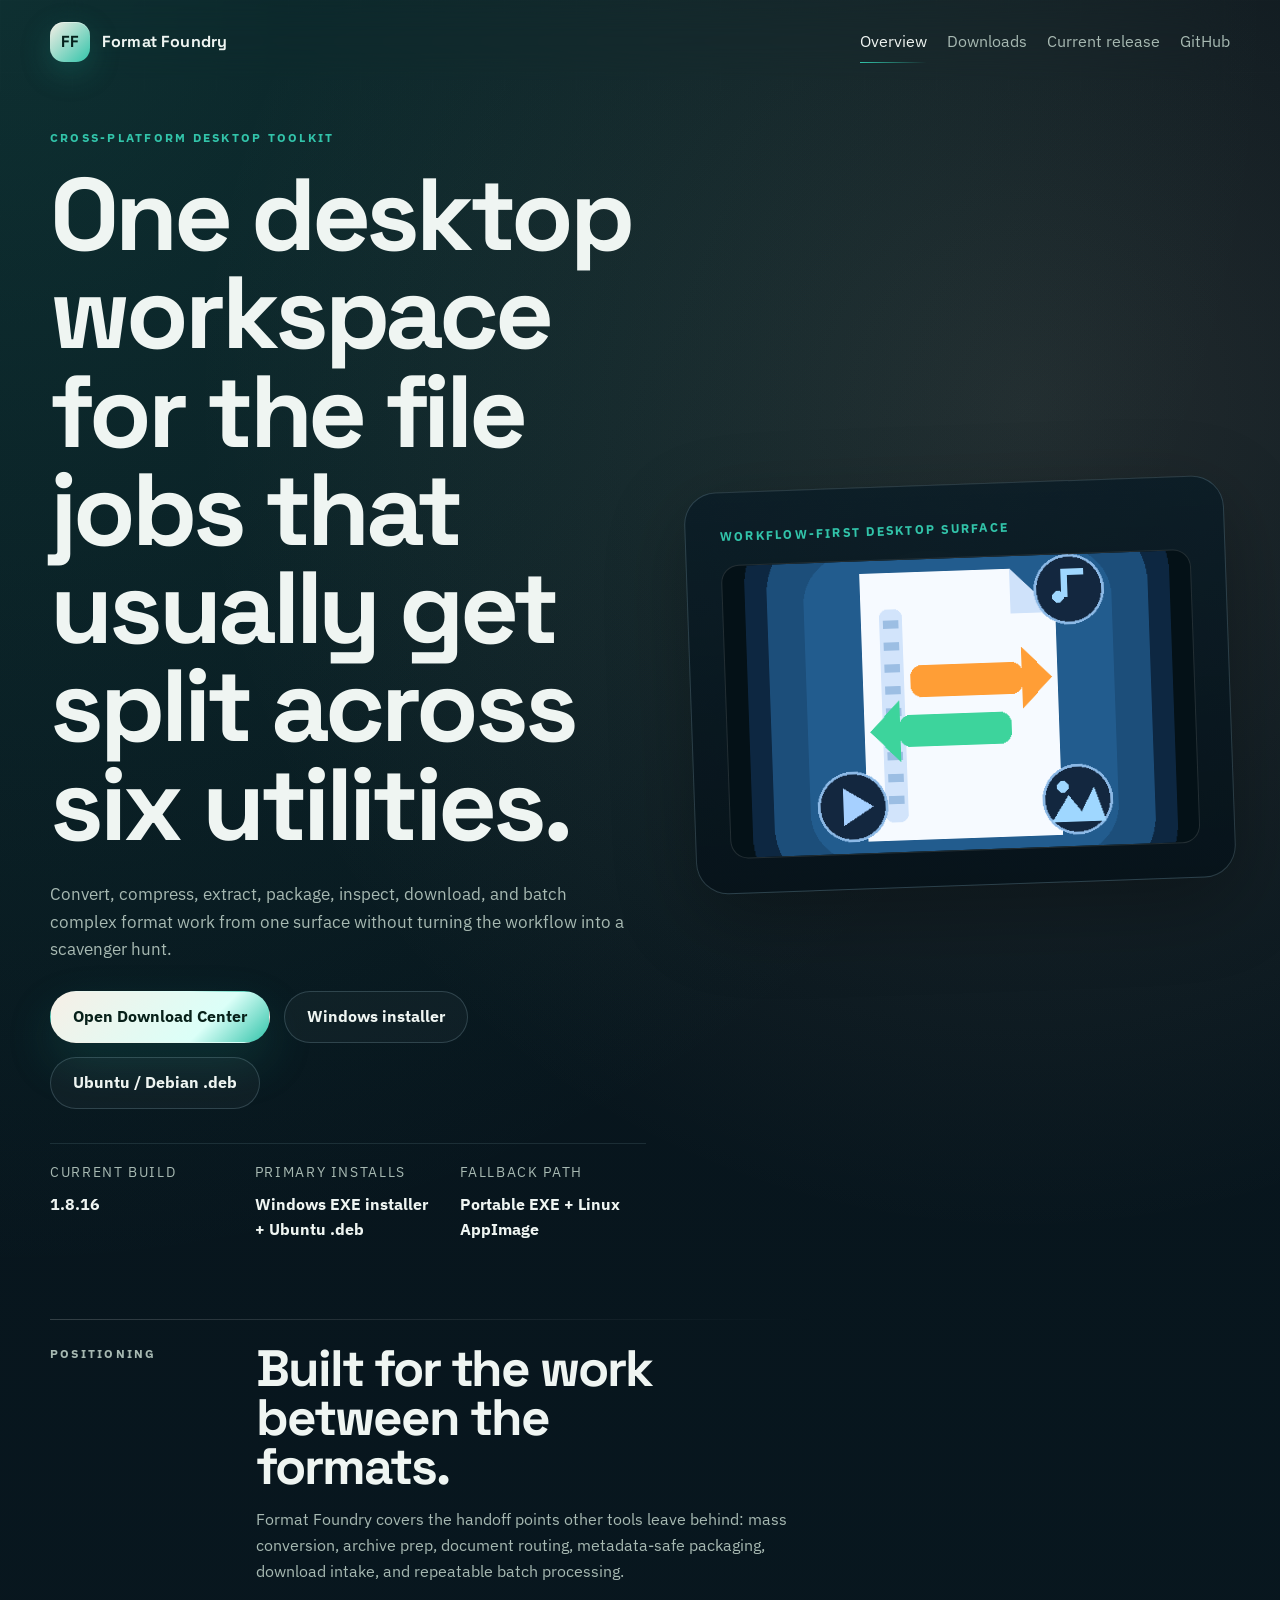
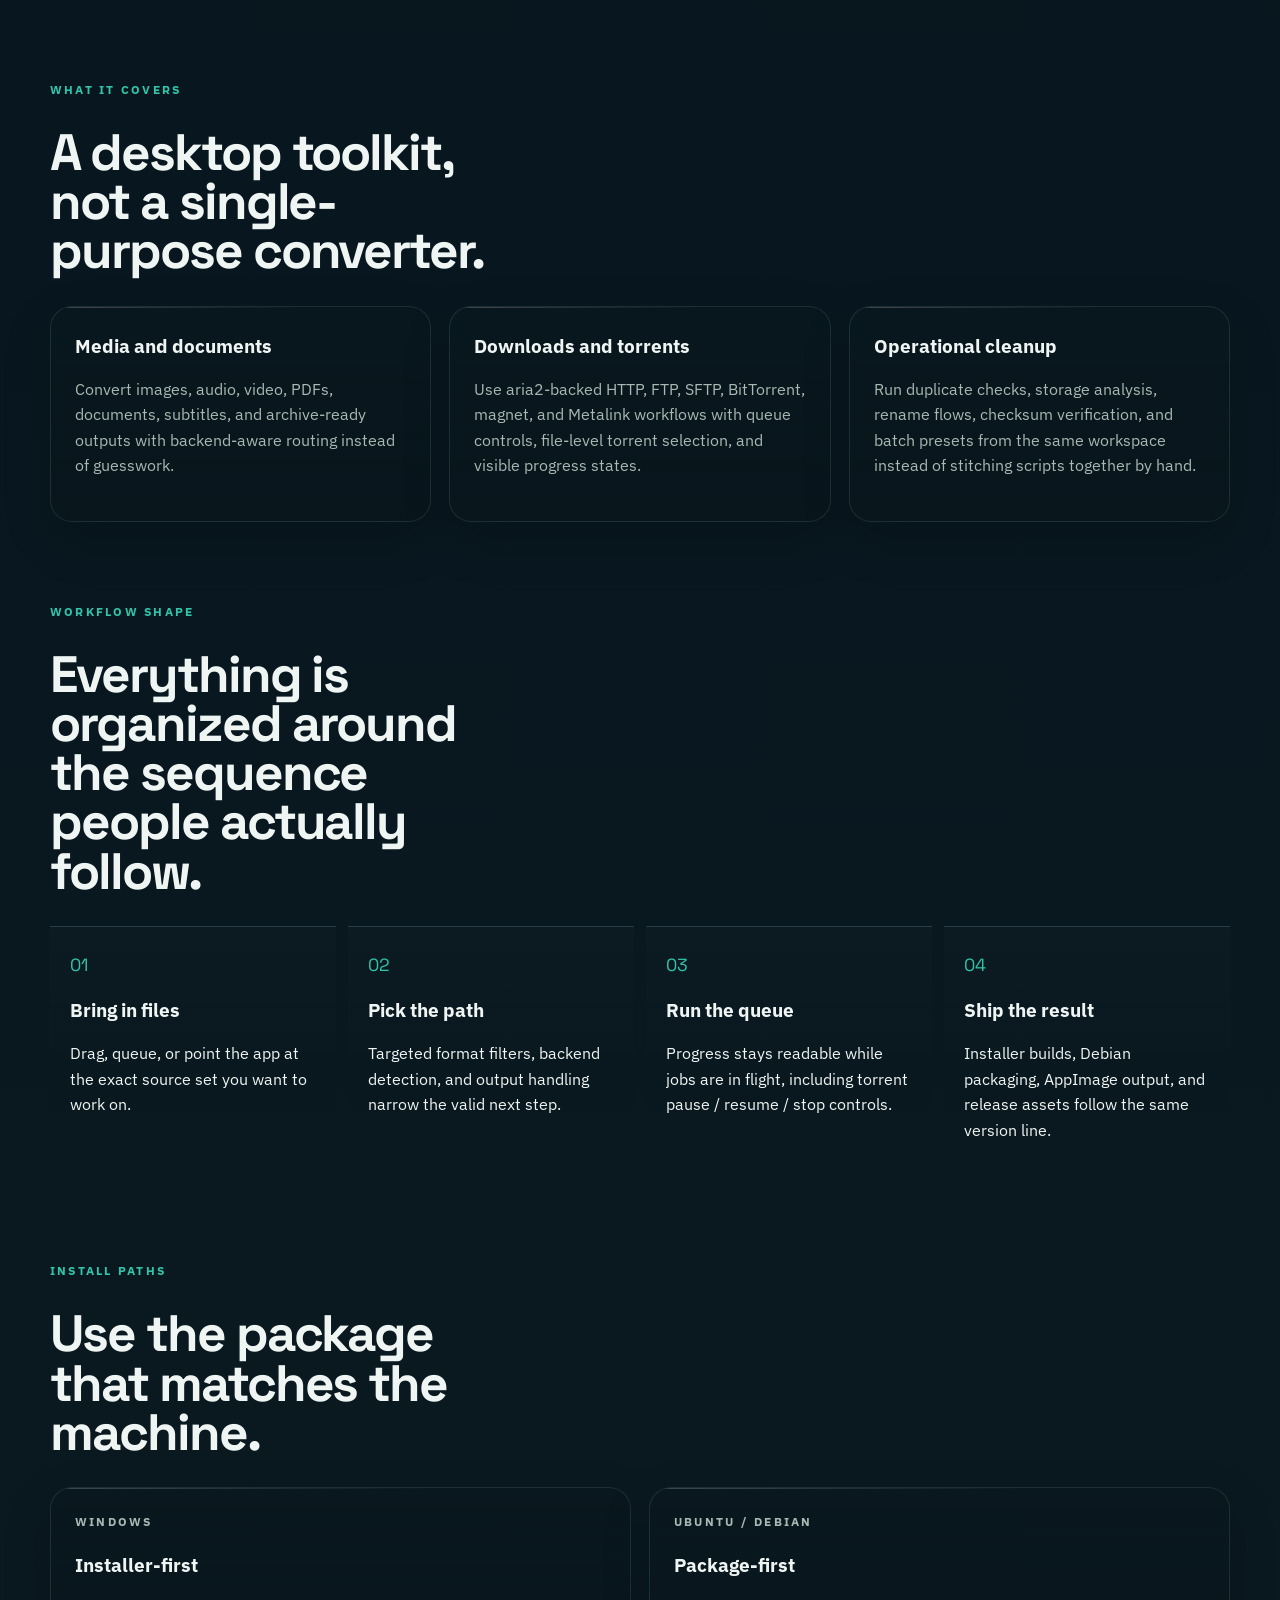
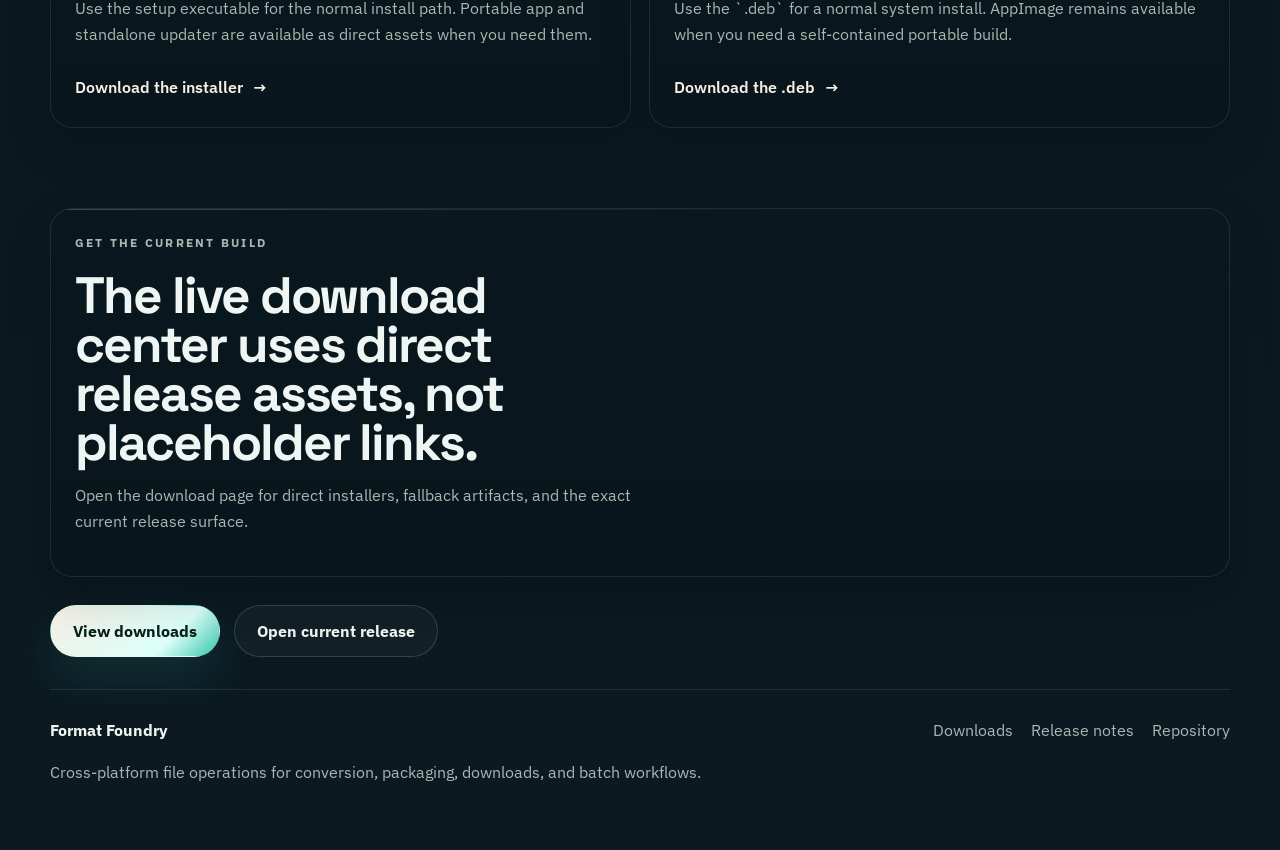
<file: docs/index.html>
﻿<!DOCTYPE html>
<html lang="en">
<head>
  <meta charset="utf-8">
  <meta name="viewport" content="width=device-width, initial-scale=1">
  <title>Format Foundry | Cross-platform desktop toolkit</title>
  <meta name="description" content="Format Foundry is a cross-platform desktop toolkit for conversion, compression, extraction, downloads, archives, storage analysis, and repeatable batch workflows.">
  <link rel="icon" href="site-assets/format-foundry.ico" sizes="any">
  <link rel="preconnect" href="https://fonts.googleapis.com">
  <link rel="preconnect" href="https://fonts.gstatic.com" crossorigin>
  <link href="https://fonts.googleapis.com/css2?family=IBM+Plex+Sans:wght@400;500;600;700&family=Space+Grotesk:wght@500;700&display=swap" rel="stylesheet">
  <link rel="stylesheet" href="site.css">
  <script defer src="site.js"></script>
</head>
<body class="page-home">
  <div class="site-chrome"></div>
  <header class="topbar">
    <a class="wordmark" href="index.html" aria-label="Format Foundry home">
      <span class="wordmark-mark">FF</span>
      <span class="wordmark-text">Format Foundry</span>
    </a>
    <nav class="nav-links" aria-label="Primary">
      <a href="index.html" aria-current="page">Overview</a>
      <a href="downloads.html">Downloads</a>
      <a data-link="releasePage" href="#" target="_blank" rel="noreferrer">Current release</a>
      <a data-link="repo" href="#" target="_blank" rel="noreferrer">GitHub</a>
    </nav>
  </header>

  <main>
    <section class="hero hero-home">
      <div class="hero-copy reveal reveal-fast">
        <p class="eyebrow">Cross-platform desktop toolkit</p>
        <h1>One desktop workspace for the file jobs that usually get split across six utilities.</h1>
        <p class="lede">Convert, compress, extract, package, inspect, download, and batch complex format work from one surface without turning the workflow into a scavenger hunt.</p>
        <div class="cta-row">
          <a class="button button-primary" href="downloads.html">Open Download Center</a>
          <a class="button button-secondary" data-link="windowsInstaller" href="#">Windows installer</a>
          <a class="button button-secondary" data-link="linuxDeb" href="#">Ubuntu / Debian .deb</a>
        </div>
        <dl class="hero-meta">
          <div>
            <dt>Current build</dt>
            <dd data-version>1.8.16</dd>
          </div>
          <div>
            <dt>Primary installs</dt>
            <dd>Windows EXE installer + Ubuntu .deb</dd>
          </div>
          <div>
            <dt>Fallback path</dt>
            <dd>Portable EXE + Linux AppImage</dd>
          </div>
        </dl>
      </div>
      <div class="hero-visual reveal">
        <div class="visual-aurora"></div>
        <div class="device-stage">
          <div class="device-caption">Workflow-first desktop surface</div>
          <div class="device-frame">
            <img src="site-assets/format-foundry-preview.png" alt="Format Foundry interface preview">
          </div>
        </div>
      </div>
    </section>

    <section class="section section-statement reveal">
      <div class="section-rule"></div>
      <div class="statement-grid">
        <p class="section-label">Positioning</p>
        <div>
          <h2>Built for the work between the formats.</h2>
          <p>Format Foundry covers the handoff points other tools leave behind: mass conversion, archive prep, document routing, metadata-safe packaging, download intake, and repeatable batch processing.</p>
        </div>
      </div>
    </section>

    <section class="section section-columns">
      <div class="section-head reveal">
        <p class="section-label">What it covers</p>
        <h2>A desktop toolkit, not a single-purpose converter.</h2>
      </div>
      <div class="feature-columns">
        <article class="feature-strip reveal">
          <h3>Media and documents</h3>
          <p>Convert images, audio, video, PDFs, documents, subtitles, and archive-ready outputs with backend-aware routing instead of guesswork.</p>
        </article>
        <article class="feature-strip reveal">
          <h3>Downloads and torrents</h3>
          <p>Use aria2-backed HTTP, FTP, SFTP, BitTorrent, magnet, and Metalink workflows with queue controls, file-level torrent selection, and visible progress states.</p>
        </article>
        <article class="feature-strip reveal">
          <h3>Operational cleanup</h3>
          <p>Run duplicate checks, storage analysis, rename flows, checksum verification, and batch presets from the same workspace instead of stitching scripts together by hand.</p>
        </article>
      </div>
    </section>

    <section class="section section-workflow">
      <div class="section-head reveal">
        <p class="section-label">Workflow shape</p>
        <h2>Everything is organized around the sequence people actually follow.</h2>
      </div>
      <ol class="workflow-rail">
        <li class="reveal"><span>01</span><strong>Bring in files</strong><p>Drag, queue, or point the app at the exact source set you want to work on.</p></li>
        <li class="reveal"><span>02</span><strong>Pick the path</strong><p>Targeted format filters, backend detection, and output handling narrow the valid next step.</p></li>
        <li class="reveal"><span>03</span><strong>Run the queue</strong><p>Progress stays readable while jobs are in flight, including torrent pause / resume / stop controls.</p></li>
        <li class="reveal"><span>04</span><strong>Ship the result</strong><p>Installer builds, Debian packaging, AppImage output, and release assets follow the same version line.</p></li>
      </ol>
    </section>

    <section class="section section-platforms">
      <div class="section-head reveal">
        <p class="section-label">Install paths</p>
        <h2>Use the package that matches the machine.</h2>
      </div>
      <div class="platform-panels">
        <article class="platform-panel reveal">
          <p class="platform-kicker">Windows</p>
          <h3>Installer-first</h3>
          <p>Use the setup executable for the normal install path. Portable app and standalone updater are available as direct assets when you need them.</p>
          <a class="text-link" data-link="windowsInstaller" href="#">Download the installer</a>
        </article>
        <article class="platform-panel reveal">
          <p class="platform-kicker">Ubuntu / Debian</p>
          <h3>Package-first</h3>
          <p>Use the `.deb` for a normal system install. AppImage remains available when you need a self-contained portable build.</p>
          <a class="text-link" data-link="linuxDeb" href="#">Download the .deb</a>
        </article>
      </div>
    </section>

    <section class="section section-final reveal">
      <div class="final-copy">
        <p class="section-label">Get the current build</p>
        <h2>The live download center uses direct release assets, not placeholder links.</h2>
        <p>Open the download page for direct installers, fallback artifacts, and the exact current release surface.</p>
      </div>
      <div class="cta-row">
        <a class="button button-primary" href="downloads.html">View downloads</a>
        <a class="button button-secondary" data-link="releasePage" href="#" target="_blank" rel="noreferrer">Open current release</a>
      </div>
    </section>
  </main>

  <footer class="site-footer">
    <div>
      <strong>Format Foundry</strong>
      <p>Cross-platform file operations for conversion, packaging, downloads, and batch workflows.</p>
    </div>
    <div class="footer-links">
      <a href="downloads.html">Downloads</a>
      <a data-link="releasePage" href="#" target="_blank" rel="noreferrer">Release notes</a>
      <a data-link="repo" href="#" target="_blank" rel="noreferrer">Repository</a>
    </div>
  </footer>
</body>
</html>
</file>
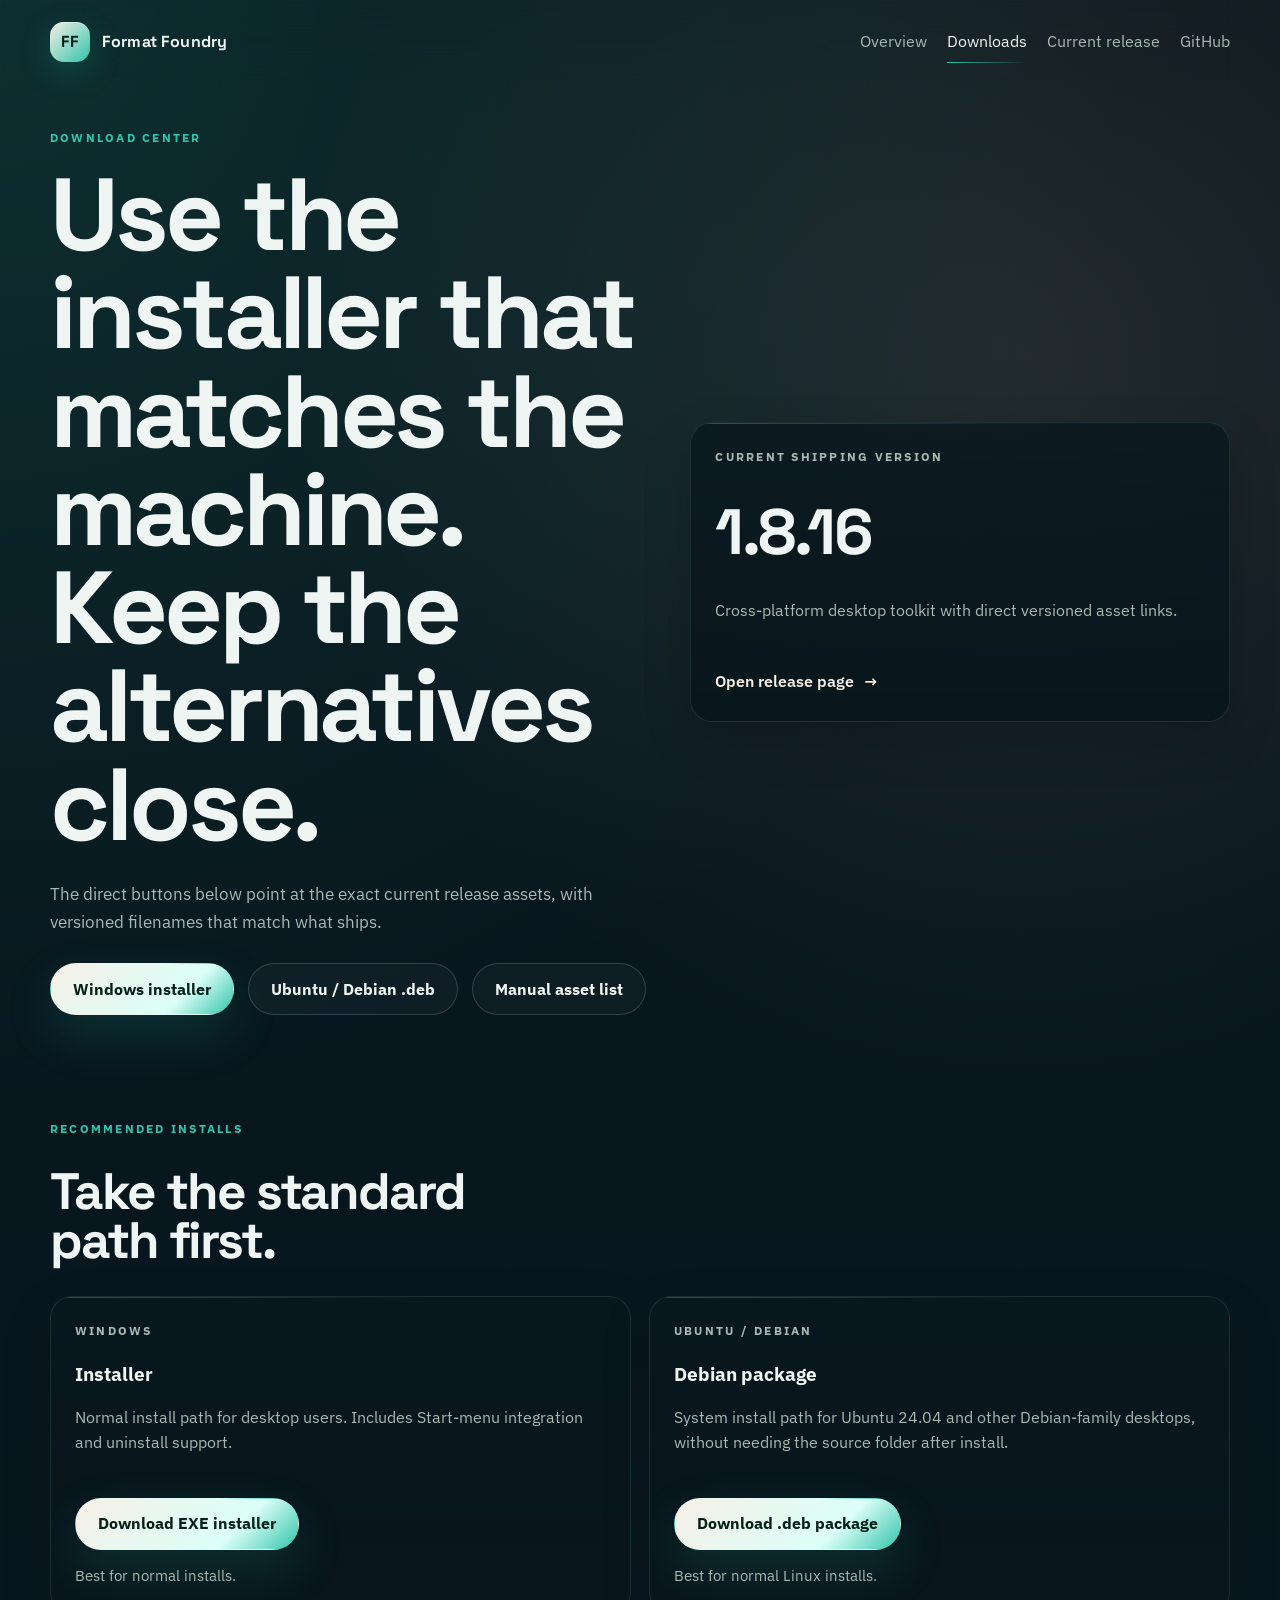
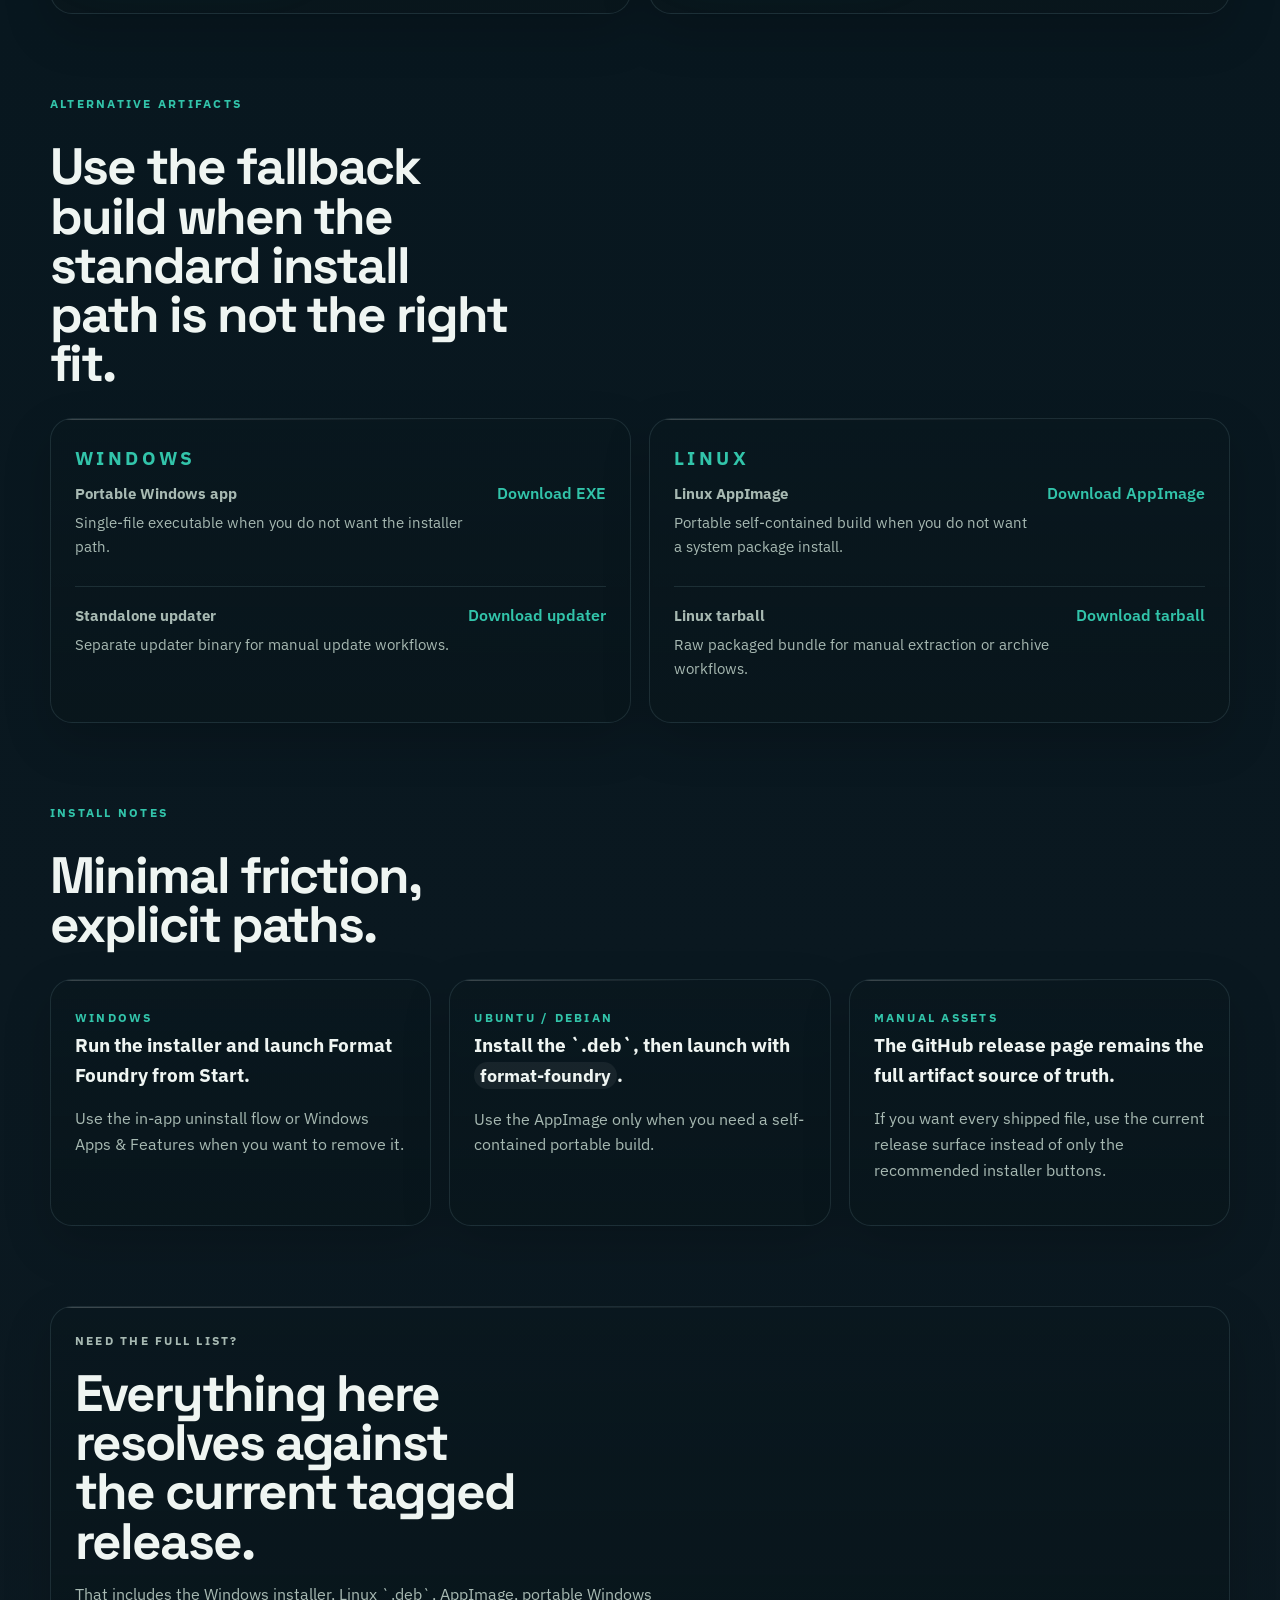
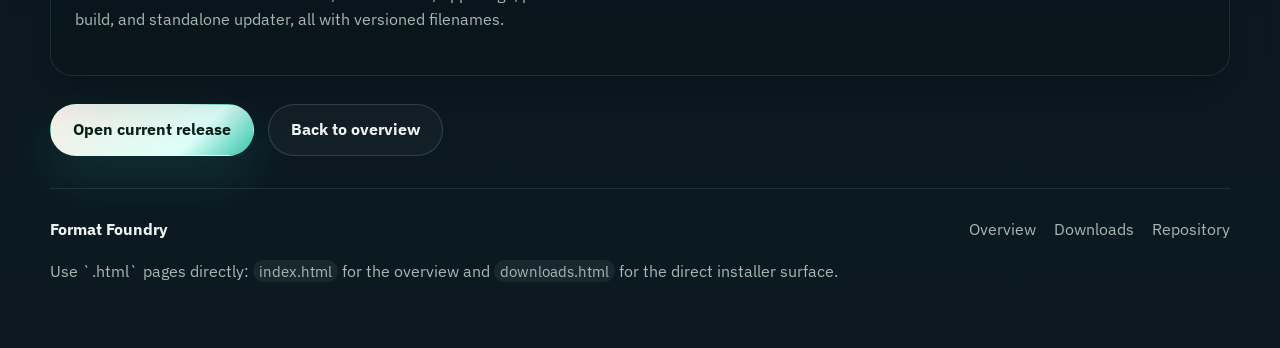
<file: docs/downloads.html>
﻿<!DOCTYPE html>
<html lang="en">
<head>
  <meta charset="utf-8">
  <meta name="viewport" content="width=device-width, initial-scale=1">
  <title>Format Foundry Download Center</title>
  <meta name="description" content="Direct download center for Format Foundry Windows and Linux installers, portable builds, and release artifacts.">
  <link rel="icon" href="site-assets/format-foundry.ico" sizes="any">
  <link rel="preconnect" href="https://fonts.googleapis.com">
  <link rel="preconnect" href="https://fonts.gstatic.com" crossorigin>
  <link href="https://fonts.googleapis.com/css2?family=IBM+Plex+Sans:wght@400;500;600;700&family=Space+Grotesk:wght@500;700&display=swap" rel="stylesheet">
  <link rel="stylesheet" href="site.css">
  <script defer src="site.js"></script>
</head>
<body class="page-downloads">
  <div class="site-chrome"></div>
  <header class="topbar">
    <a class="wordmark" href="index.html" aria-label="Format Foundry home">
      <span class="wordmark-mark">FF</span>
      <span class="wordmark-text">Format Foundry</span>
    </a>
    <nav class="nav-links" aria-label="Primary">
      <a href="index.html">Overview</a>
      <a href="downloads.html" aria-current="page">Downloads</a>
      <a data-link="releasePage" href="#" target="_blank" rel="noreferrer">Current release</a>
      <a data-link="repo" href="#" target="_blank" rel="noreferrer">GitHub</a>
    </nav>
  </header>

  <main>
    <section class="hero hero-downloads">
      <div class="hero-copy reveal reveal-fast">
        <p class="eyebrow">Download center</p>
        <h1>Use the installer that matches the machine. Keep the alternatives close.</h1>
        <p class="lede">The direct buttons below point at the exact current release assets, with versioned filenames that match what ships.</p>
        <div class="cta-row">
          <a class="button button-primary" data-link="windowsInstaller" href="#">Windows installer</a>
          <a class="button button-secondary" data-link="linuxDeb" href="#">Ubuntu / Debian .deb</a>
          <a class="button button-secondary" data-link="releasePage" href="#" target="_blank" rel="noreferrer">Manual asset list</a>
        </div>
      </div>
      <div class="release-panel reveal">
        <p class="release-panel-label">Current shipping version</p>
        <h2 data-version>1.8.16</h2>
        <p>Cross-platform desktop toolkit with direct versioned asset links.</p>
        <a class="text-link" data-link="releasePage" href="#" target="_blank" rel="noreferrer">Open release page</a>
      </div>
    </section>

    <section class="section section-download-grid">
      <div class="section-head reveal">
        <p class="section-label">Recommended installs</p>
        <h2>Take the standard path first.</h2>
      </div>
      <div class="download-grid">
        <article class="download-panel reveal">
          <div>
            <p class="platform-kicker">Windows</p>
            <h3>Installer</h3>
            <p>Normal install path for desktop users. Includes Start-menu integration and uninstall support.</p>
          </div>
          <div class="download-actions">
            <a class="button button-primary" data-link="windowsInstaller" href="#">Download EXE installer</a>
            <p class="download-note">Best for normal installs.</p>
          </div>
        </article>
        <article class="download-panel reveal">
          <div>
            <p class="platform-kicker">Ubuntu / Debian</p>
            <h3>Debian package</h3>
            <p>System install path for Ubuntu 24.04 and other Debian-family desktops, without needing the source folder after install.</p>
          </div>
          <div class="download-actions">
            <a class="button button-primary" data-link="linuxDeb" href="#">Download .deb package</a>
            <p class="download-note">Best for normal Linux installs.</p>
          </div>
        </article>
      </div>
    </section>

    <section class="section section-alt-assets">
      <div class="section-head reveal">
        <p class="section-label">Alternative artifacts</p>
        <h2>Use the fallback build when the standard install path is not the right fit.</h2>
      </div>
      <div class="asset-columns">
        <div class="asset-column reveal">
          <p class="column-title">Windows</p>
          <div class="asset-list" data-render-list="windowsAlt"></div>
        </div>
        <div class="asset-column reveal">
          <p class="column-title">Linux</p>
          <div class="asset-list" data-render-list="linuxAlt"></div>
        </div>
      </div>
    </section>

    <section class="section section-install-steps">
      <div class="section-head reveal">
        <p class="section-label">Install notes</p>
        <h2>Minimal friction, explicit paths.</h2>
      </div>
      <div class="steps-grid">
        <article class="step-block reveal">
          <span>Windows</span>
          <strong>Run the installer and launch Format Foundry from Start.</strong>
          <p>Use the in-app uninstall flow or Windows Apps &amp; Features when you want to remove it.</p>
        </article>
        <article class="step-block reveal">
          <span>Ubuntu / Debian</span>
          <strong>Install the `.deb`, then launch with <code>format-foundry</code>.</strong>
          <p>Use the AppImage only when you need a self-contained portable build.</p>
        </article>
        <article class="step-block reveal">
          <span>Manual assets</span>
          <strong>The GitHub release page remains the full artifact source of truth.</strong>
          <p>If you want every shipped file, use the current release surface instead of only the recommended installer buttons.</p>
        </article>
      </div>
    </section>

    <section class="section section-final reveal">
      <div class="final-copy">
        <p class="section-label">Need the full list?</p>
        <h2>Everything here resolves against the current tagged release.</h2>
        <p>That includes the Windows installer, Linux `.deb`, AppImage, portable Windows build, and standalone updater, all with versioned filenames.</p>
      </div>
      <div class="cta-row">
        <a class="button button-primary" data-link="releasePage" href="#" target="_blank" rel="noreferrer">Open current release</a>
        <a class="button button-secondary" href="index.html">Back to overview</a>
      </div>
    </section>
  </main>

  <footer class="site-footer">
    <div>
      <strong>Format Foundry</strong>
      <p>Use `.html` pages directly: <code>index.html</code> for the overview and <code>downloads.html</code> for the direct installer surface.</p>
    </div>
    <div class="footer-links">
      <a href="index.html">Overview</a>
      <a href="downloads.html">Downloads</a>
      <a data-link="repo" href="#" target="_blank" rel="noreferrer">Repository</a>
    </div>
  </footer>
</body>
</html>
</file>
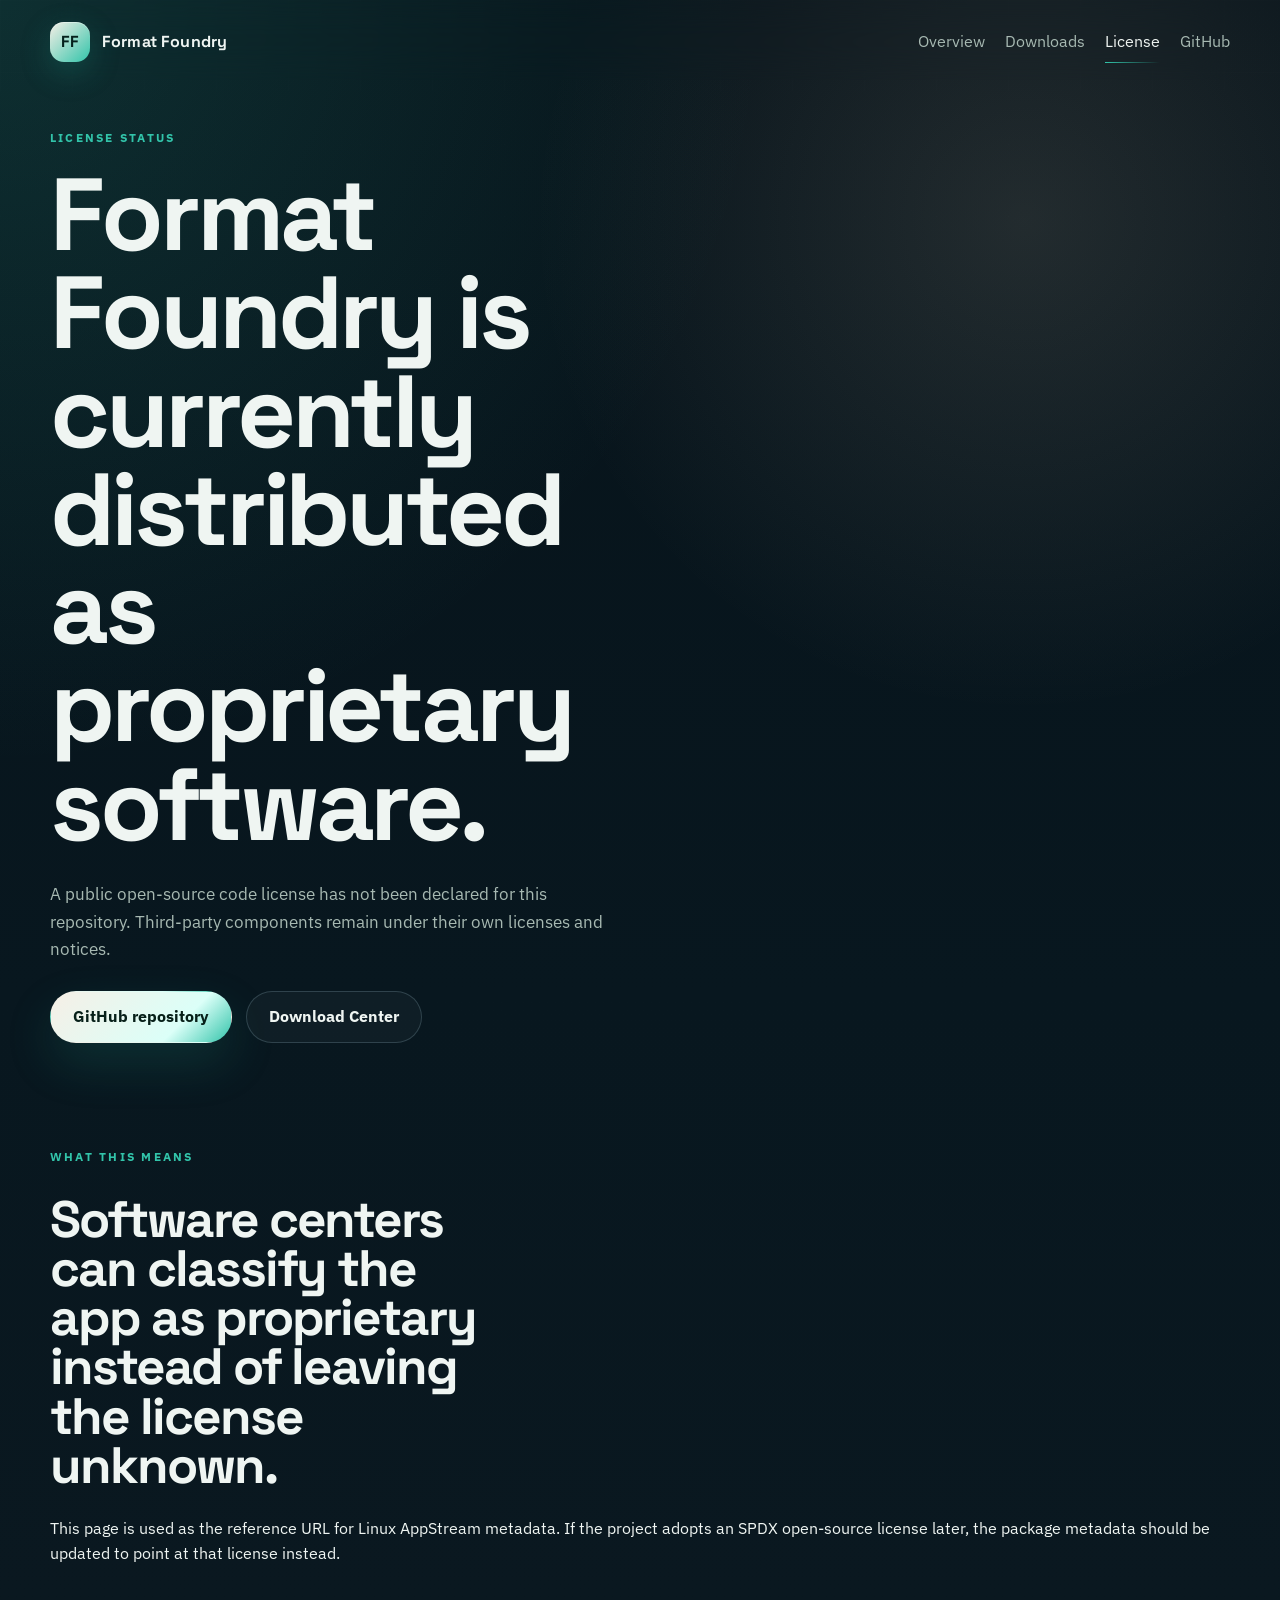
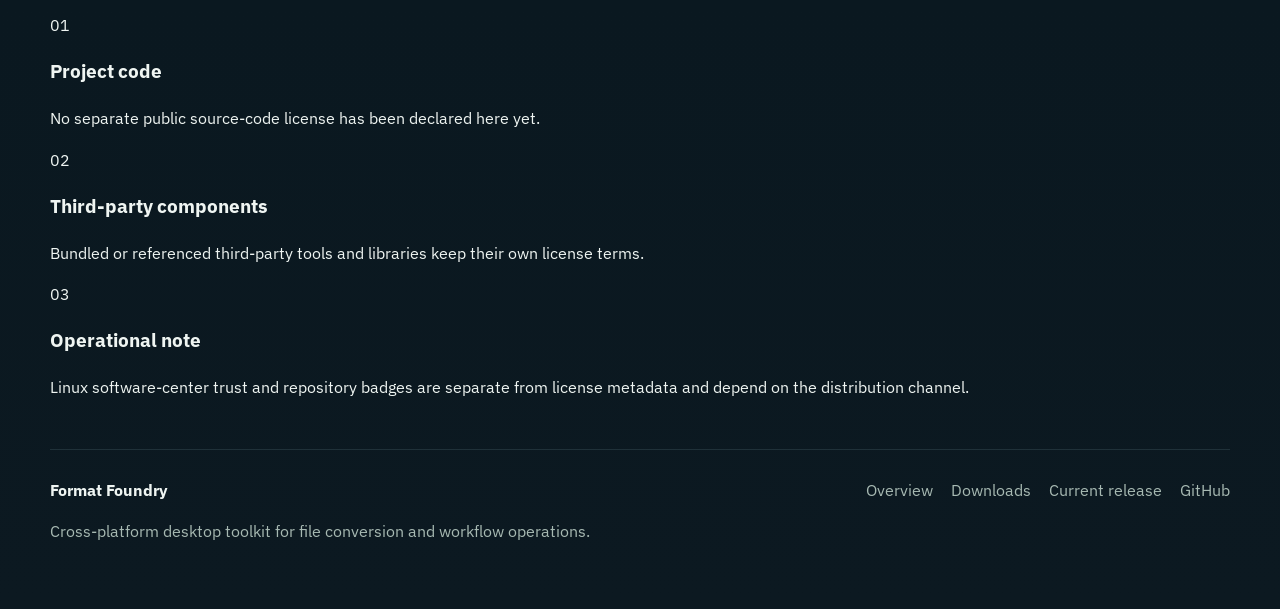
<file: docs/license.html>
﻿<!DOCTYPE html>
<html lang="en">
<head>
  <meta charset="utf-8">
  <meta name="viewport" content="width=device-width, initial-scale=1">
  <title>Format Foundry | License Status</title>
  <meta name="description" content="License status and distribution note for Format Foundry.">
  <link rel="icon" href="site-assets/format-foundry.ico" sizes="any">
  <link rel="preconnect" href="https://fonts.googleapis.com">
  <link rel="preconnect" href="https://fonts.gstatic.com" crossorigin>
  <link href="https://fonts.googleapis.com/css2?family=IBM+Plex+Sans:wght@400;500;600;700&family=Space+Grotesk:wght@500;700&display=swap" rel="stylesheet">
  <link rel="stylesheet" href="site.css">
  <script defer src="site.js"></script>
</head>
<body>
  <div class="site-chrome"></div>
  <header class="topbar">
    <a class="wordmark" href="index.html" aria-label="Format Foundry home">
      <span class="wordmark-mark">FF</span>
      <span class="wordmark-text">Format Foundry</span>
    </a>
    <nav class="nav-links" aria-label="Primary">
      <a href="index.html">Overview</a>
      <a href="downloads.html">Downloads</a>
      <a href="license.html" aria-current="page">License</a>
      <a data-link="repo" href="#" target="_blank" rel="noreferrer">GitHub</a>
    </nav>
  </header>

  <main>
    <section class="hero" style="padding-top: 48px;">
      <div class="hero-copy reveal reveal-fast">
        <p class="eyebrow">License status</p>
        <h1>Format Foundry is currently distributed as proprietary software.</h1>
        <p class="lede">A public open-source code license has not been declared for this repository. Third-party components remain under their own licenses and notices.</p>
        <div class="cta-row">
          <a class="button button-primary" data-link="repo" href="#" target="_blank" rel="noreferrer">GitHub repository</a>
          <a class="button button-secondary" href="downloads.html">Download Center</a>
        </div>
      </div>
    </section>

    <section class="section section-columns">
      <div class="section-head reveal">
        <p class="section-label">What this means</p>
        <h2>Software centers can classify the app as proprietary instead of leaving the license unknown.</h2>
        <p>This page is used as the reference URL for Linux AppStream metadata. If the project adopts an SPDX open-source license later, the package metadata should be updated to point at that license instead.</p>
      </div>
      <div class="feature-grid">
        <article class="feature-card reveal">
          <p class="feature-index">01</p>
          <h3>Project code</h3>
          <p>No separate public source-code license has been declared here yet.</p>
        </article>
        <article class="feature-card reveal">
          <p class="feature-index">02</p>
          <h3>Third-party components</h3>
          <p>Bundled or referenced third-party tools and libraries keep their own license terms.</p>
        </article>
        <article class="feature-card reveal">
          <p class="feature-index">03</p>
          <h3>Operational note</h3>
          <p>Linux software-center trust and repository badges are separate from license metadata and depend on the distribution channel.</p>
        </article>
      </div>
    </section>
  </main>

  <footer class="site-footer">
    <div>
      <strong>Format Foundry</strong>
      <p>Cross-platform desktop toolkit for file conversion and workflow operations.</p>
    </div>
    <div class="footer-links">
      <a href="index.html">Overview</a>
      <a href="downloads.html">Downloads</a>
      <a data-link="releasePage" href="#" target="_blank" rel="noreferrer">Current release</a>
      <a data-link="repo" href="#" target="_blank" rel="noreferrer">GitHub</a>
    </div>
  </footer>
</body>
</html>
</file>
<file: docs/site.css>
:root {
  --bg: #07131a;
  --bg-alt: #0b1b23;
  --surface: rgba(11, 27, 35, 0.7);
  --surface-strong: rgba(13, 31, 40, 0.92);
  --line: rgba(173, 216, 230, 0.12);
  --line-strong: rgba(173, 216, 230, 0.2);
  --text: #eff5f2;
  --muted: #a7b9b2;
  --accent: #1fa58e;
  --accent-strong: #32c4aa;
  --sand: #f6efe6;
  --shadow: 0 24px 80px rgba(0, 0, 0, 0.28);
  --radius-xl: 32px;
  --radius-lg: 22px;
  --content: min(1180px, calc(100vw - 48px));
  --transition: 220ms cubic-bezier(.22,.61,.36,1);
}

* { box-sizing: border-box; }
html { scroll-behavior: smooth; }
body {
  margin: 0;
  background:
    radial-gradient(circle at top left, rgba(50, 196, 170, 0.16), transparent 30%),
    radial-gradient(circle at 80% 10%, rgba(233, 214, 188, 0.12), transparent 22%),
    linear-gradient(180deg, #07131a 0%, #08171f 45%, #0c1921 100%);
  color: var(--text);
  font: 400 16px/1.6 "IBM Plex Sans", "Segoe UI", sans-serif;
}

a { color: inherit; text-decoration: none; }
img { display: block; max-width: 100%; }
code {
  font-family: "IBM Plex Sans", "Segoe UI", sans-serif;
  font-size: 0.94em;
  padding: 0.12rem 0.38rem;
  border-radius: 999px;
  background: rgba(255,255,255,0.06);
}

.site-chrome {
  position: fixed;
  inset: 0;
  pointer-events: none;
  background-image:
    linear-gradient(rgba(255,255,255,0.035) 1px, transparent 1px),
    linear-gradient(90deg, rgba(255,255,255,0.035) 1px, transparent 1px);
  background-size: 72px 72px;
  mask-image: linear-gradient(180deg, rgba(0,0,0,0.45), transparent 75%);
  opacity: 0.55;
}

.topbar,
.site-footer,
.hero,
.section {
  width: var(--content);
  margin: 0 auto;
}

.topbar {
  position: sticky;
  top: 0;
  z-index: 40;
  display: flex;
  align-items: center;
  justify-content: space-between;
  gap: 24px;
  padding: 22px 0 18px;
  backdrop-filter: blur(18px);
}

.wordmark {
  display: inline-flex;
  align-items: center;
  gap: 12px;
  font-family: "Space Grotesk", "IBM Plex Sans", sans-serif;
  font-weight: 700;
  letter-spacing: 0.01em;
}

.wordmark-mark {
  display: grid;
  place-items: center;
  width: 40px;
  height: 40px;
  border-radius: 14px;
  color: #05211c;
  background: linear-gradient(135deg, var(--sand), var(--accent-strong));
  box-shadow: inset 0 1px 0 rgba(255,255,255,0.38), 0 10px 30px rgba(31, 165, 142, 0.25);
}

.nav-links {
  display: flex;
  align-items: center;
  gap: 20px;
}

.nav-links a {
  position: relative;
  color: var(--muted);
  transition: color var(--transition);
}

.nav-links a::after {
  content: "";
  position: absolute;
  left: 0;
  right: 0;
  bottom: -8px;
  height: 1px;
  background: linear-gradient(90deg, var(--accent-strong), transparent);
  transform: scaleX(0);
  transform-origin: left;
  transition: transform var(--transition);
}

.nav-links a:hover,
.nav-links a[aria-current="page"] {
  color: var(--text);
}

.nav-links a:hover::after,
.nav-links a[aria-current="page"]::after {
  transform: scaleX(1);
}

.hero {
  display: grid;
  grid-template-columns: minmax(0, 1.05fr) minmax(340px, 0.95fr);
  gap: 44px;
  min-height: calc(100svh - 104px);
  align-items: center;
  padding: 48px 0 56px;
}

.hero-copy {
  max-width: 640px;
}

.eyebrow,
.section-label,
.platform-kicker,
.release-panel-label,
.column-title,
.step-block span,
.device-caption {
  margin: 0 0 18px;
  color: var(--accent-strong);
  text-transform: uppercase;
  letter-spacing: 0.18em;
  font-size: 0.78rem;
  font-weight: 700;
}

.hero h1,
.section h2,
.release-panel h2,
.not-found-shell h1 {
  margin: 0;
  font-family: "Space Grotesk", "IBM Plex Sans", sans-serif;
  font-weight: 700;
  line-height: 0.96;
  letter-spacing: -0.04em;
}

.hero h1 { font-size: clamp(3.6rem, 8vw, 7rem); max-width: 10ch; }
.section h2 { font-size: clamp(2rem, 4vw, 3.4rem); max-width: 14ch; }
.release-panel h2 { font-size: clamp(2.6rem, 5vw, 4rem); }
.not-found-shell h1 { font-size: clamp(2.4rem, 6vw, 4.8rem); max-width: 11ch; }

.lede,
.statement-grid p,
.feature-strip p,
.platform-panel p,
.download-panel p,
.step-block p,
.release-panel p,
.final-copy p {
  color: var(--muted);
  max-width: 58ch;
}

.hero .lede { font-size: 1.08rem; margin: 26px 0 0; }

.cta-row {
  display: flex;
  flex-wrap: wrap;
  gap: 14px;
  margin-top: 28px;
}

.button {
  display: inline-flex;
  align-items: center;
  justify-content: center;
  min-height: 52px;
  padding: 0 22px;
  border-radius: 999px;
  border: 1px solid transparent;
  font-weight: 700;
  transition: transform var(--transition), border-color var(--transition), background var(--transition), color var(--transition);
}

.button:hover { transform: translateY(-2px); }

.button-primary {
  color: #072019;
  background: linear-gradient(135deg, var(--sand), #dbfff8 70%, var(--accent-strong));
  box-shadow: 0 20px 48px rgba(31, 165, 142, 0.18);
}

.button-secondary {
  color: var(--text);
  background: rgba(255,255,255,0.03);
  border-color: var(--line-strong);
}

.button-secondary:hover,
.text-link:hover {
  border-color: rgba(255,255,255,0.26);
  color: var(--sand);
}

.hero-meta {
  display: grid;
  grid-template-columns: repeat(3, minmax(0, 1fr));
  gap: 18px;
  margin: 34px 0 0;
  padding-top: 18px;
  border-top: 1px solid var(--line);
}

.hero-meta dt {
  color: var(--muted);
  font-size: 0.85rem;
  text-transform: uppercase;
  letter-spacing: 0.12em;
}

.hero-meta dd {
  margin: 8px 0 0;
  font-weight: 700;
}

.hero-visual,
.release-panel {
  position: relative;
}

.visual-aurora {
  position: absolute;
  inset: 6% 8% 18% 12%;
  border-radius: 50%;
  background:
    radial-gradient(circle at 40% 40%, rgba(255,255,255,0.28), transparent 24%),
    radial-gradient(circle at 70% 55%, rgba(31, 165, 142, 0.55), transparent 35%),
    radial-gradient(circle at 50% 70%, rgba(246, 239, 230, 0.28), transparent 42%);
  filter: blur(28px);
}

.device-stage {
  position: relative;
  padding: 34px;
  border: 1px solid var(--line-strong);
  border-radius: var(--radius-xl);
  background: linear-gradient(180deg, rgba(10, 28, 38, 0.84), rgba(7, 19, 26, 0.92));
  box-shadow: var(--shadow);
  transform: rotate(-2deg);
}

.device-frame {
  overflow: hidden;
  border-radius: 18px;
  border: 1px solid rgba(255,255,255,0.12);
  background: #041117;
}

.device-frame img {
  width: 100%;
  aspect-ratio: 16 / 10;
  object-fit: cover;
}

.section {
  padding: 48px 0 32px;
}

.section-head {
  display: grid;
  gap: 10px;
  margin-bottom: 30px;
}

.section-statement {
  padding-top: 20px;
}

.section-rule {
  height: 1px;
  background: linear-gradient(90deg, rgba(255,255,255,0.18), transparent 65%);
  margin-bottom: 24px;
}

.statement-grid {
  display: grid;
  grid-template-columns: 180px minmax(0, 1fr);
  gap: 26px;
}

.feature-columns,
.platform-panels,
.asset-columns,
.steps-grid,
.download-grid {
  display: grid;
  gap: 18px;
}

.feature-columns { grid-template-columns: repeat(3, minmax(0, 1fr)); }
.platform-panels { grid-template-columns: repeat(2, minmax(0, 1fr)); }
.asset-columns, .download-grid { grid-template-columns: repeat(2, minmax(0, 1fr)); }
.steps-grid { grid-template-columns: repeat(3, minmax(0, 1fr)); }

.feature-strip,
.platform-panel,
.download-panel,
.asset-column,
.step-block,
.release-panel,
.final-copy,
.not-found-shell {
  position: relative;
  overflow: hidden;
  padding: 24px 24px 26px;
  border: 1px solid var(--line);
  border-radius: var(--radius-lg);
  background: linear-gradient(180deg, rgba(9, 23, 30, 0.78), rgba(9, 22, 28, 0.96));
  box-shadow: 0 18px 48px rgba(0,0,0,0.18);
}

.feature-strip::before,
.platform-panel::before,
.download-panel::before,
.asset-column::before,
.step-block::before,
.release-panel::before,
.final-copy::before,
.not-found-shell::before {
  content: "";
  position: absolute;
  inset: 0 auto auto 0;
  width: 100%;
  height: 1px;
  background: linear-gradient(90deg, rgba(255,255,255,0.22), transparent 66%);
}

.workflow-rail {
  display: grid;
  grid-template-columns: repeat(4, minmax(0, 1fr));
  gap: 12px;
  margin: 0;
  padding: 0;
  list-style: none;
}

.workflow-rail li {
  padding: 24px 20px 22px;
  border-top: 1px solid var(--line-strong);
  background: linear-gradient(180deg, rgba(255,255,255,0.015), transparent 80%);
}

.workflow-rail span {
  display: block;
  color: var(--accent-strong);
  font-family: "Space Grotesk", sans-serif;
  font-size: 1.1rem;
  margin-bottom: 16px;
}

.workflow-rail strong,
.feature-strip h3,
.platform-panel h3,
.download-panel h3,
.column-title,
.step-block strong {
  display: block;
  font-size: 1.18rem;
  margin: 0 0 8px;
}

.download-panel,
.release-panel {
  display: flex;
  flex-direction: column;
  justify-content: space-between;
  min-height: 300px;
}

.download-actions {
  margin-top: 26px;
}

.download-note {
  margin: 14px 0 0;
  color: var(--muted);
  font-size: 0.92rem;
}

.asset-list {
  display: grid;
  gap: 12px;
}

.asset-link {
  display: flex;
  align-items: flex-start;
  justify-content: space-between;
  gap: 16px;
  padding: 16px 0;
  border-top: 1px solid var(--line);
}

.asset-link:first-child { border-top: 0; padding-top: 0; }
.asset-link strong { display: block; margin-bottom: 4px; }
.asset-link span { color: var(--muted); font-size: 0.95rem; }
.asset-link em { font-style: normal; color: var(--accent-strong); font-weight: 600; white-space: nowrap; }

.text-link {
  display: inline-flex;
  align-items: center;
  gap: 10px;
  margin-top: 12px;
  color: var(--sand);
  font-weight: 600;
}

.text-link::after {
  content: "→";
  transition: transform var(--transition);
}

.text-link:hover::after { transform: translateX(4px); }

.site-footer {
  display: flex;
  justify-content: space-between;
  gap: 32px;
  padding: 28px 0 48px;
  border-top: 1px solid var(--line);
  color: var(--muted);
}

.site-footer strong { display: block; color: var(--text); margin-bottom: 8px; }
.footer-links {
  display: flex;
  flex-wrap: wrap;
  gap: 18px;
  align-content: flex-start;
}

.not-found-shell {
  width: min(760px, calc(100vw - 40px));
  margin: 18vh auto;
  text-align: left;
}

.reveal {
  opacity: 0;
  transform: translateY(26px);
  transition: opacity 700ms cubic-bezier(.22,.61,.36,1), transform 700ms cubic-bezier(.22,.61,.36,1);
}

.reveal-fast { transition-duration: 520ms; }
.reveal.is-visible {
  opacity: 1;
  transform: translateY(0);
}

@media (max-width: 1040px) {
  .hero,
  .statement-grid,
  .feature-columns,
  .platform-panels,
  .asset-columns,
  .steps-grid,
  .download-grid,
  .workflow-rail,
  .hero-meta {
    grid-template-columns: 1fr;
  }

  .hero {
    min-height: auto;
    padding-top: 32px;
  }

  .device-stage { transform: none; }
}

@media (max-width: 760px) {
  :root { --content: min(100vw - 28px, 100%); }
  .topbar,
  .site-footer {
    flex-direction: column;
    align-items: flex-start;
  }

  .nav-links {
    flex-wrap: wrap;
    gap: 14px;
  }

  .hero h1 { max-width: 11ch; }

  .feature-strip,
  .platform-panel,
  .download-panel,
  .asset-column,
  .step-block,
  .release-panel,
  .final-copy,
  .not-found-shell {
    padding: 20px;
  }

  .button { width: 100%; }
}

@media (prefers-reduced-motion: reduce) {
  html { scroll-behavior: auto; }
  *, *::before, *::after {
    animation: none !important;
    transition-duration: 0.01ms !important;
    transition-delay: 0ms !important;
  }
  .reveal {
    opacity: 1;
    transform: none;
  }
}
</file>
